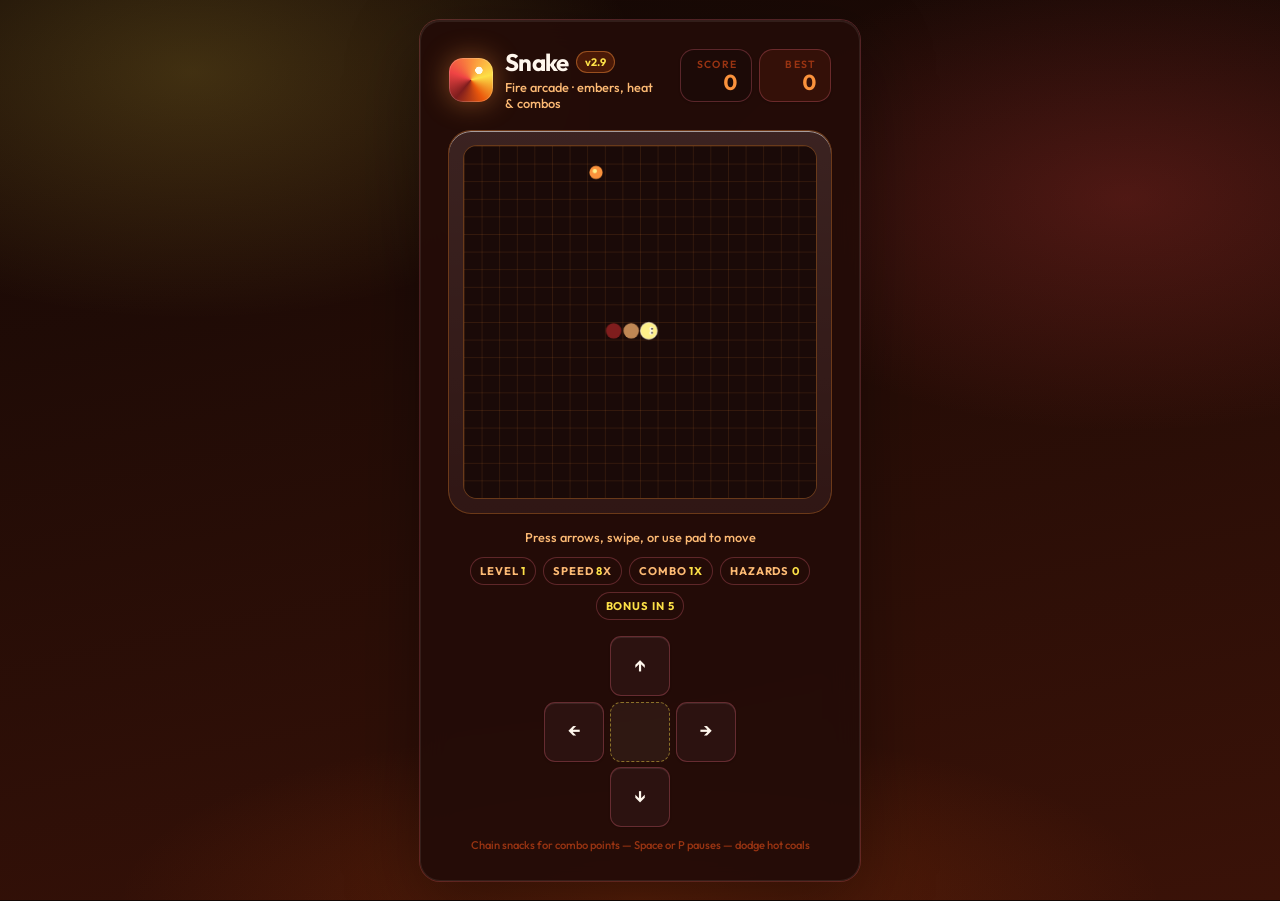
<file: index.html>
<!DOCTYPE html>
<html lang="en" dir="ltr">
<head>
  <meta charset="UTF-8" />
  <meta name="viewport" content="width=device-width, initial-scale=1, viewport-fit=cover" />
  <title>Snake</title>
  <link rel="preconnect" href="https://fonts.googleapis.com" />
  <link rel="preconnect" href="https://fonts.gstatic.com" crossorigin />
  <link href="https://fonts.googleapis.com/css2?family=Outfit:wght@400;500;600;700&display=swap" rel="stylesheet" />
  <link rel="stylesheet" href="styles.css" />
</head>
<body>
  <div class="bg-effects" aria-hidden="true"></div>

  <main class="shell">
    <header class="top">
      <div class="brand">
        <span class="brand__mark"></span>
        <div class="brand__text">
          <div class="brand__heading">
            <h1>Snake</h1>
            <span class="version-badge">v2.9</span>
          </div>
          <p class="subtitle">Fire arcade · embers, heat & combos</p>
        </div>
      </div>
      <div class="score-stack" aria-live="polite">
        <div class="score-chip">
          <span class="score-chip__label">Score</span>
          <strong id="score">0</strong>
        </div>
        <div class="score-chip score-chip--best">
          <span class="score-chip__label">Best</span>
          <strong id="best-score">0</strong>
        </div>
      </div>
    </header>

    <section class="stage" aria-label="Game stage">
      <div class="playfield">
        <canvas id="game" width="400" height="400" aria-label="Snake game area"></canvas>

        <div id="overlay" class="overlay" hidden>
          <p class="overlay__title">Game over</p>
          <button type="button" id="restart" class="btn btn--primary">Play again</button>
        </div>
      </div>

      <p id="hint" class="hint">Press arrows, swipe, or use pad to move</p>
      <div class="status-strip" aria-live="polite">
        <span>Level <strong id="level">1</strong></span>
        <span>Speed <strong id="speed">8</strong>x</span>
        <span>Combo <strong id="combo">1x</strong></span>
        <span>Hazards <strong id="hazards">0</strong></span>
        <span id="bonus-status">Bonus ready</span>
      </div>
    </section>

    <footer class="controls">
      <div class="dpad" role="group" aria-label="Movement">
        <button type="button" class="dpad__btn dpad__btn--up" data-dir="up" aria-label="Up">↑</button>
        <button type="button" class="dpad__btn dpad__btn--left" data-dir="left" aria-label="Left">←</button>
        <span class="dpad__center" aria-hidden="true"></span>
        <button type="button" class="dpad__btn dpad__btn--right" data-dir="right" aria-label="Right">→</button>
        <button type="button" class="dpad__btn dpad__btn--down" data-dir="down" aria-label="Down">↓</button>
      </div>
      <p class="hint hint--muted">Chain snacks for combo points — Space or P pauses — dodge hot coals</p>
    </footer>
  </main>
  <script src="game-core.js"></script>
  <script src="game.js"></script>
</body>
</html>
</file>
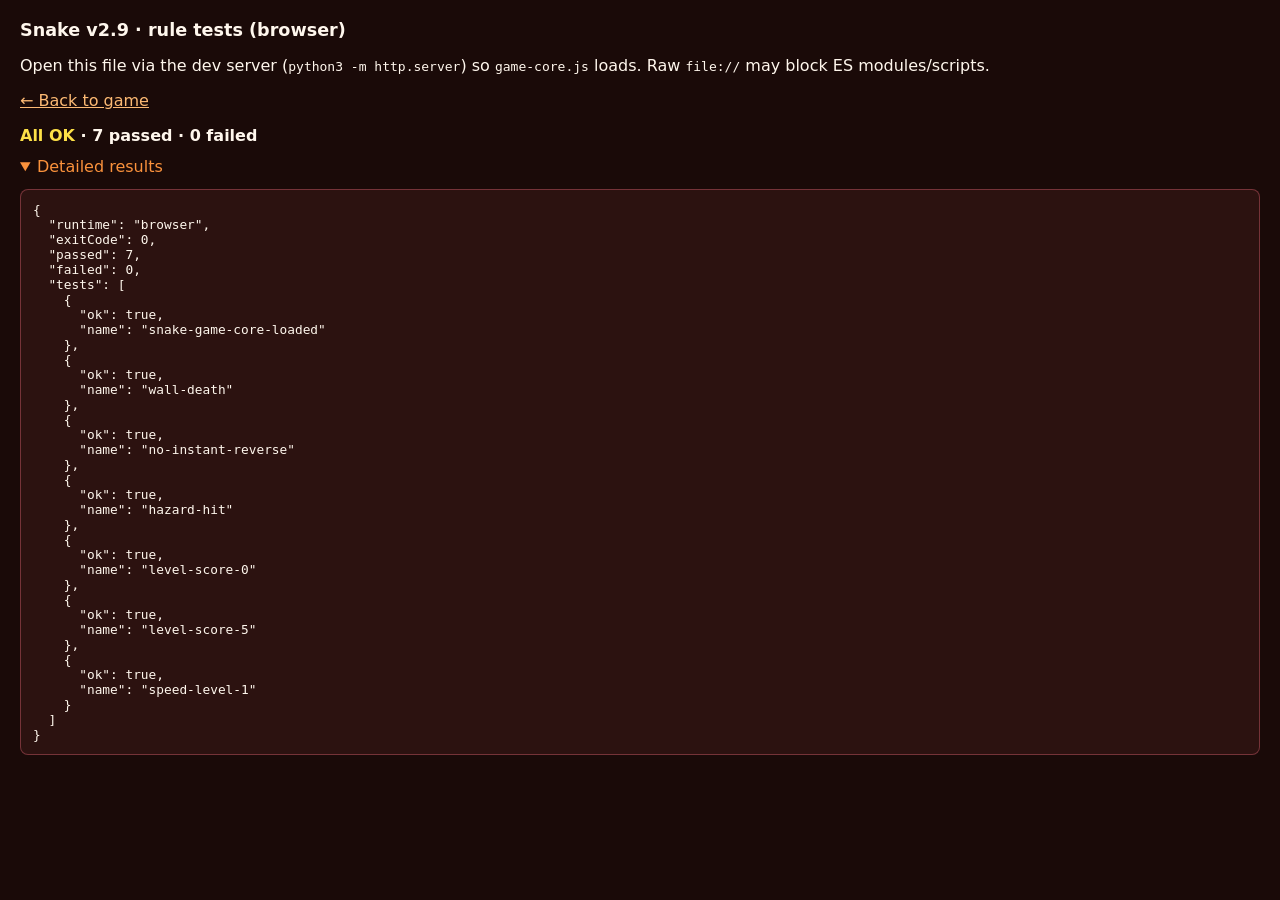
<file: tests.html>
<!DOCTYPE html>
<html lang="en">
<head>
  <meta charset="UTF-8" />
  <meta name="viewport" content="width=device-width, initial-scale=1" />
  <title>Snake · test results</title>
  <style>
    body { font-family: system-ui, sans-serif; margin: 1.25rem; background: #1a0a08; color: #fff7ed; }
    h1 { font-size: 1.1rem; }
    summary { cursor: pointer; margin: 0.5rem 0; color: #fb923c; }
    #summary-line { margin: 0.75rem 0; font-weight: 600; }
    .fail { color: #fecaca; }
    .ok { color: #fde047; }
    pre { overflow: auto; padding: 0.75rem; background: #2c1210; border-radius: 8px; font-size: 0.8rem; border: 1px solid rgba(251, 113, 133, 0.35); }
    a { color: #fdba74; }
  </style>
</head>
<body>
  <h1>Snake v2.9 · rule tests (browser)</h1>
  <p>Open this file via the dev server (<code>python3 -m http.server</code>) so <code>game-core.js</code> loads. Raw <code>file://</code> may block ES modules/scripts.</p>
  <p><a href="index.html">← Back to game</a></p>
  <p id="summary-line">Running…</p>
  <details open>
    <summary>Detailed results</summary>
    <pre id="detail"></pre>
  </details>
  <script src="game-core.js"></script>
  <script>
    (function () {
      /** @typedef {{ ok: boolean, name: string, detail?: string }} TC */
      /** @type {TC[]} */
      const results = [];
      function ok(name, cond, detail) {
        results.push({ ok: !!cond, name, ...(detail ? { detail } : {}) });
      }

      var Core = SnakeGameCore;
      if (!Core) {
        ok("snake-game-core-loaded", false, "SnakeGameCore missing");
      } else {
        ok("snake-game-core-loaded", true);
        var rng = () => 0.11;
        var st = Core.createState(rng);
        Core.trySetNextDirection(st, { x: 1, y: 0 });
        while (!st.dead) Core.stepOnce(st, rng);
        ok("wall-death", st.overlayTitle === "Game over");

        st = Core.createState(rng);
        Core.trySetNextDirection(st, { x: 1, y: 0 });
        Core.stepOnce(st, rng);
        var x1 = st.snake[0].x;
        Core.trySetNextDirection(st, { x: -1, y: 0 });
        Core.stepOnce(st, rng);
        ok("no-instant-reverse", st.snake[0].x > x1);

        st = Core.createState(rng);
        Core.trySetNextDirection(st, { x: 1, y: 0 });
        st.hazards.push({ x: st.snake[0].x + 1, y: st.snake[0].y });
        Core.stepOnce(st, rng);
        ok("hazard-hit", st.dead && st.overlayTitle === "Hazard hit");

        ok("level-score-0", Core.computeLevel(0) === 1);
        ok("level-score-5", Core.computeLevel(5) === 2);
        ok("speed-level-1", Core.currentSpeed(1) === Core.CONST.BASE_SPEED);
      }

      var passed = results.filter(function (r) { return r.ok; }).length;
      var failed = results.length - passed;
      var line = document.getElementById("summary-line");
      line.innerHTML =
        '<span class="' + (failed ? "fail" : "ok") + '">' +
        (failed === 0 ? "All OK" : failed + " failed") +
        "</span> · " +
        passed + " passed · " +
        failed + " failed";

      document.getElementById("detail").textContent = JSON.stringify(
        { runtime: "browser", exitCode: failed ? 1 : 0, passed, failed, tests: results },
        null,
        2,
      );

      console.log("[snake-tests]", { passed, failed, results });
    })();
  </script>
</body>
</html>
</file>
<file: styles.css>
*,
*::before,
*::after {
  box-sizing: border-box;
}

:root {
  color-scheme: dark;

  --bg-page: #140805;
  --bg-page-2: #3a1208;
  --bg-card: rgba(36, 12, 8, 0.94);
  --bg-card-solid: #2c1210;
  --border-soft: rgba(251, 113, 133, 0.28);
  --border-strong: rgba(253, 224, 71, 0.45);
  --text: #fff7ed;
  --text-muted: #fdba74;
  --text-faint: #9a3412;
  --accent: #fb923c;
  --accent-bright: #fde047;
  --clay: #fb7185;
  --clay-dark: #e11d48;
  --prism: #ef4444;
  --play-mat: #1a0a08;
  --play-mat-edge: rgba(251, 146, 60, 0.35);
  --radius-lg: 20px;
  --radius-md: 14px;
  --radius-sm: 11px;
  --font: "Outfit", system-ui, -apple-system, sans-serif;
  --shadow-card:
    0 1px 0 rgba(255, 255, 255, 0.08) inset,

    0 24px 72px rgba(0, 0, 0, 0.38),
    0 0 0 1px var(--border-soft);
  --shadow-play: 0 1px 2px rgba(0, 0, 0, 0.2);
}

@media (prefers-reduced-motion: reduce) {
  *,
  *::before,
  *::after {
    animation-duration: 0.01ms !important;
    animation-iteration-count: 1 !important;
    transition-duration: 0.01ms !important;
  }
}

html {
  width: 100%;
  overflow-x: clip;
}

body {
  margin: 0;
  width: 100%;
  min-height: 100dvh;
  min-height: 100vh;
  display: flex;
  flex-direction: column;
  align-items: center;
  justify-content: center;
  padding: 1.25rem;
  padding-left: max(1.25rem, env(safe-area-inset-left));
  padding-right: max(1.25rem, env(safe-area-inset-right));
  padding-bottom: max(1.25rem, env(safe-area-inset-bottom));
  font-family: var(--font);
  font-size: clamp(14px, 2.8vw, 16px);
  color: var(--text);
  background: var(--bg-page);
}

.bg-effects {
  position: fixed;
  inset: 0;
  z-index: -1;
  pointer-events: none;
  background:

    radial-gradient(ellipse 70% 55% at 15% 8%, rgba(253, 224, 71, 0.18), transparent 50%),
    radial-gradient(ellipse 65% 50% at 88% 22%, rgba(239, 68, 68, 0.22), transparent 52%),
    radial-gradient(ellipse 85% 40% at 50% 100%, rgba(234, 88, 12, 0.2), transparent 48%),
    linear-gradient(168deg, var(--bg-page) 0%, var(--bg-page-2) 100%);
}

.shell {
  width: 100%;
  max-width: 440px;
  margin-inline: auto;
  flex-shrink: 0;
  padding: clamp(1.25rem, 4vw, 1.75rem);
  border-radius: var(--radius-lg);
  background: var(--bg-card);
  backdrop-filter: blur(14px);
  -webkit-backdrop-filter: blur(14px);
  box-shadow: var(--shadow-card);
  border: 1px solid rgba(255, 255, 255, 0.08);
}

.top {
  display: flex;
  align-items: flex-start;
  justify-content: space-between;
  gap: 1rem;
  margin-bottom: 1.25rem;
}

.brand {
  display: flex;
  align-items: center;
  gap: 0.75rem;
  text-align: left;
  min-width: 0;
}

.brand__heading {
  display: flex;
  align-items: center;
  gap: 0.5rem;
  flex-wrap: wrap;
}

.brand__mark {
  flex-shrink: 0;
  width: 44px;
  height: 44px;
  border-radius: 14px;
  background:

    radial-gradient(circle at 68% 28%, #fffbeb 0 8%, transparent 9%),
    conic-gradient(from 220deg, #7f1d1d, var(--prism), var(--accent), #fde047, #ea580c, #7f1d1d);
  box-shadow:
    0 0 0 1px rgba(255, 255, 255, 0.18) inset,
    0 0 28px rgba(251, 146, 60, 0.45);
}

.brand h1 {
  margin: 0;
  font-size: 1.5rem;
  font-weight: 700;
  letter-spacing: -0.03em;
  line-height: 1.1;
  color: var(--text);
}

.version-badge {
  display: inline-flex;
  align-items: center;
  min-height: 1.35rem;
  padding: 0.15rem 0.5rem;
  border-radius: 999px;

  border: 1px solid rgba(251, 146, 60, 0.45);
  background: rgba(234, 88, 12, 0.2);
  color: var(--accent-bright);
  font-size: 0.68rem;
  font-weight: 700;
  line-height: 1;
}

.subtitle {
  margin: 0.2rem 0 0;
  font-size: 0.8rem;
  font-weight: 500;
  color: var(--text-muted);
}

.score-stack {
  flex-shrink: 0;
  display: grid;
  grid-template-columns: repeat(2, minmax(4.5rem, 1fr));
  gap: 0.45rem;
}

.score-chip {
  display: flex;
  flex-direction: column;
  align-items: flex-end;
  gap: 0.05rem;
  padding: 0.5rem 0.85rem;
  border-radius: var(--radius-md);

  background: rgba(28, 10, 8, 0.9);
  border: 1px solid var(--border-soft);
  box-shadow: var(--shadow-play);
}

.score-chip--best {

  background: rgba(55, 18, 10, 0.88);
}

.score-chip__label {
  font-size: 0.65rem;
  font-weight: 600;
  text-transform: uppercase;
  letter-spacing: 0.12em;
  color: var(--text-faint);
}

.score-chip strong {
  font-size: 1.35rem;
  font-weight: 700;
  font-variant-numeric: tabular-nums;
  color: var(--accent);
  line-height: 1;
}

.stage {
  display: flex;
  flex-direction: column;
  align-items: center;
  width: 100%;
}

.playfield {
  position: relative;
  flex-shrink: 0;
  padding: clamp(10px, 2.5vw, 14px);
  border-radius: calc(var(--radius-lg) + 2px);
  background:
    linear-gradient(180deg, rgba(255, 255, 255, 0.07) 0%, rgba(255, 255, 255, 0.02) 100%),
    var(--bg-card-solid);
  box-shadow:
    inset 0 1px 0 rgba(255, 255, 255, 0.55),
    0 0 0 1px var(--play-mat-edge),
    var(--shadow-play);
}

#game {
  display: block;
  width: min(100%, 400px);
  max-width: 100%;
  height: auto;
  aspect-ratio: 1 / 1;
  border-radius: var(--radius-md);
  border: 1px solid var(--play-mat-edge);
  background: var(--play-mat);
  box-shadow:
    inset 0 0 0 1px rgba(255, 255, 255, 0.06),
    inset 0 0 26px rgba(0, 0, 0, 0.3);
}

.overlay {
  position: absolute;
  inset: clamp(10px, 2.5vw, 14px);
  display: grid;
  place-content: center;
  justify-items: center;
  gap: 1rem;
  padding: 1rem;
  border-radius: var(--radius-md);
  background: rgba(26, 8, 6, 0.92);
  backdrop-filter: blur(10px);
  -webkit-backdrop-filter: blur(10px);
  border: 1px solid var(--border-soft);
  animation: overlay-in 220ms ease-out;
}

.overlay[hidden] {
  display: none;
}

@keyframes overlay-in {
  from {
    opacity: 0;
    transform: scale(0.98);
  }

  to {
    opacity: 1;
    transform: scale(1);
  }
}

.overlay__title {
  margin: 0;
  font-size: 1.125rem;
  font-weight: 600;
  color: var(--text);
}

.btn {
  font-family: var(--font);
  font-weight: 600;
  font-size: 0.9rem;
  border: none;
  border-radius: var(--radius-sm);
  cursor: pointer;
  touch-action: manipulation;
}

.btn--primary {
  padding: 0.65rem 1.35rem;
  color: #1c0704;
  background: linear-gradient(165deg, #c2410c 0%, var(--accent) 42%, #fde047 100%);
  box-shadow:
    0 1px 0 rgba(255, 255, 255, 0.28) inset,
    0 6px 22px rgba(234, 88, 12, 0.42);
}

.btn--primary:hover {
  filter: brightness(1.04);
}

.btn--primary:active {
  transform: scale(0.98);
}

.hint {
  margin: 1rem 0 0;
  font-size: 0.8rem;
  font-weight: 500;
  color: var(--text-muted);
  min-height: 1.25em;
  text-align: center;
  max-width: 100%;
}

.hint--muted {
  margin-top: 0.65rem;
  font-size: 0.7rem;
  color: var(--text-faint);
}

.hint.idle {
  color: var(--text-faint);
}

.status-strip {
  display: flex;
  flex-wrap: wrap;
  justify-content: center;
  gap: 0.45rem;
  margin-top: 0.75rem;
  color: var(--text-muted);
  font-size: 0.7rem;
  font-weight: 700;
  letter-spacing: 0.08em;
  text-transform: uppercase;
}

.status-strip span {
  padding: 0.38rem 0.55rem;
  border-radius: 999px;

  background: rgba(36, 12, 8, 0.82);
  border: 1px solid var(--border-soft);
}

.status-strip strong,
#bonus-status {
  color: var(--accent-bright);
}

.controls {
  margin-top: 1rem;
  display: flex;
  flex-direction: column;
  align-items: center;
  width: 100%;
}

.dpad {
  display: grid;
  grid-template-columns: repeat(3, minmax(0, 3.75rem));
  grid-template-rows: repeat(3, minmax(0, 3.75rem));
  gap: 0.35rem;
  justify-content: center;
}

.dpad__center {
  display: flex;
  align-items: center;
  justify-content: center;
  border-radius: var(--radius-sm);
  border: 1px dashed var(--border-strong);
  background: rgba(255, 247, 237, 0.05);
}

.dpad__btn {
  margin: 0;
  padding: 0;
  border-radius: var(--radius-sm);
  font: inherit;
  font-size: 1.15rem;
  font-weight: 600;
  line-height: 1;
  color: var(--text);
  cursor: pointer;
  touch-action: manipulation;
  background: var(--bg-card-solid);
  border: 1px solid var(--border-soft);
  box-shadow: 0 1px 0 rgba(255, 255, 255, 0.08) inset, var(--shadow-play);
}

.dpad__btn:hover {
  border-color: var(--border-strong);
  background: rgba(255, 247, 237, 0.09);
}

.dpad__btn:active {
  transform: scale(0.96);
}

.dpad__btn--up {
  grid-column: 2;
}

.dpad__btn--left {
  grid-column: 1;
  grid-row: 2;
}

.dpad__center {
  grid-column: 2;
  grid-row: 2;
}

.dpad__btn--right {
  grid-column: 3;
  grid-row: 2;
}

.dpad__btn--down {
  grid-column: 2;
  grid-row: 3;
}

@media (pointer: coarse) {
  .dpad {
    grid-template-columns: repeat(3, minmax(0, 3.95rem));
    grid-template-rows: repeat(3, minmax(0, 3.95rem));
  }
}

@media (max-width: 420px) {
  .top {
    flex-direction: column;
  }

  .score-stack {
    width: 100%;
  }
}

@media (prefers-reduced-motion: reduce) {
  .overlay {
    animation: none;
  }
}
</file>
